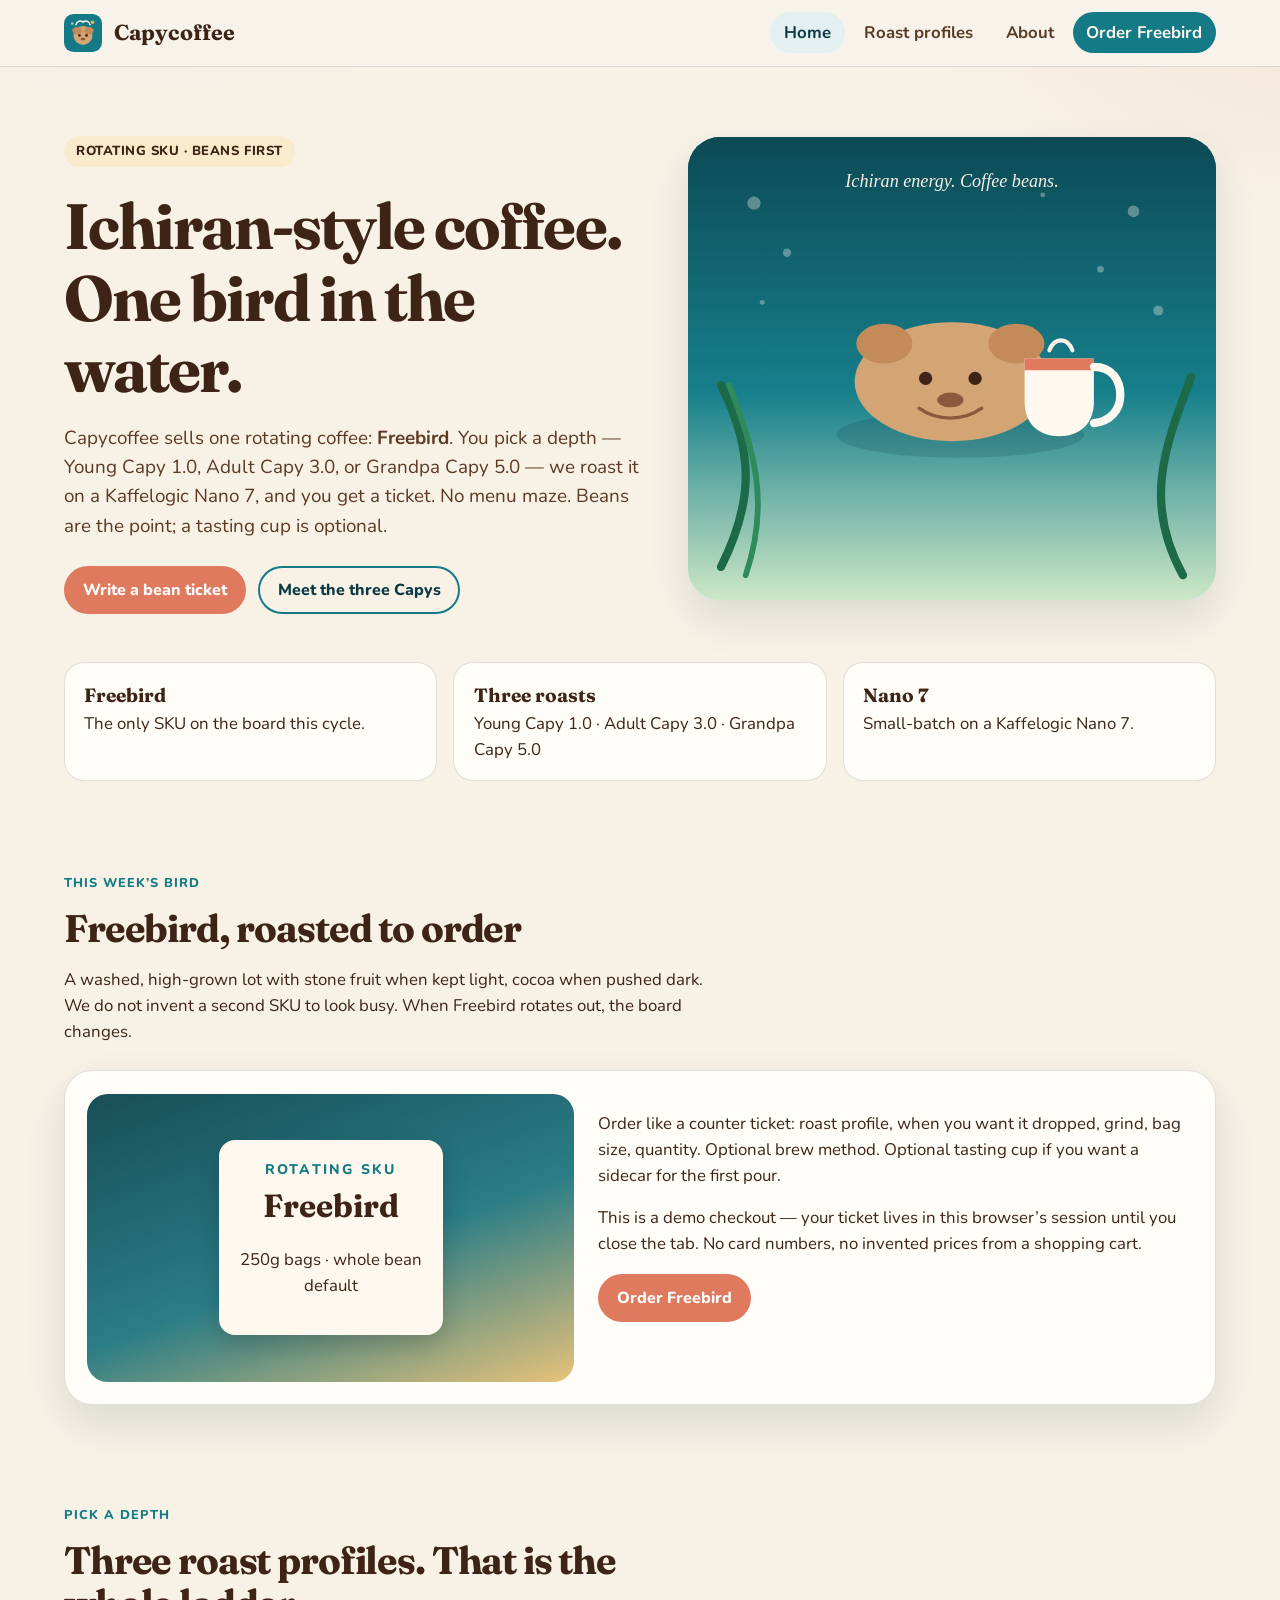
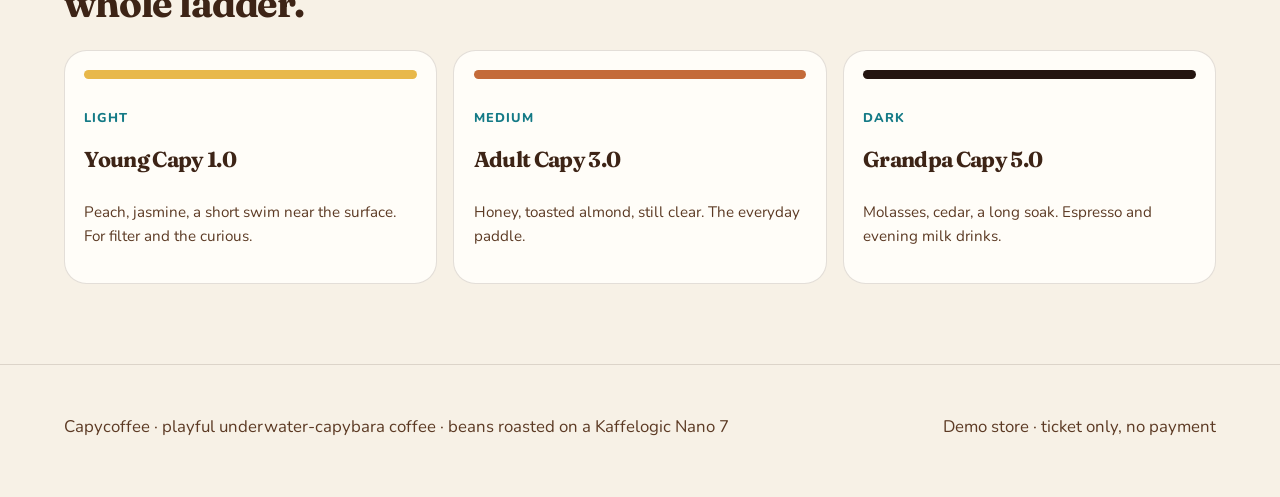
<file: index.html>
<!DOCTYPE html>
<html lang="en">
<head>
  <meta charset="utf-8">
  <meta name="viewport" content="width=device-width, initial-scale=1">
  <title>Capycoffee — Freebird beans, three roasts</title>
  <meta name="description" content="Capycoffee is Ichiran-style coffee. One rotating SKU, Freebird, roasted on a Kaffelogic Nano 7 in three profiles: Young Capy 1.0, Adult Capy 3.0, Grandpa Capy 5.0.">
  <link rel="icon" href="assets/favicon.svg" type="image/svg+xml">
  <link rel="preconnect" href="https://fonts.googleapis.com">
  <link rel="preconnect" href="https://fonts.gstatic.com" crossorigin>
  <link href="https://fonts.googleapis.com/css2?family=Fraunces:opsz,wght@9..144,500;9..144,700&family=Nunito:wght@400;700;800&display=swap" rel="stylesheet">
  <link rel="stylesheet" href="css/styles.css">
</head>
<body>
  <a class="skip" href="#main">Skip to content</a>
  <header class="site-header">
    <div class="wrap nav">
      <a class="brand" href="index.html">
        <img class="brand-mark" src="assets/favicon.svg" alt="">
        Capycoffee
      </a>
      <nav aria-label="Primary">
        <ul class="nav-links">
          <li><a href="index.html" aria-current="page">Home</a></li>
          <li><a href="roasts.html">Roast profiles</a></li>
          <li><a href="about.html">About</a></li>
          <li><a class="order-link" href="order.html">Order Freebird</a></li>
        </ul>
      </nav>
    </div>
  </header>
  <main id="main">
    <div class="wrap hero">
      <div>
        <p class="eyebrow">Rotating SKU · beans first</p>
        <h1>Ichiran-style coffee. One bird in the water.</h1>
        <p class="lede">Capycoffee sells one rotating coffee: <strong>Freebird</strong>. You pick a depth — Young Capy 1.0, Adult Capy 3.0, or Grandpa Capy 5.0 — we roast it on a Kaffelogic Nano 7, and you get a ticket. No menu maze. Beans are the point; a tasting cup is optional.</p>
        <div class="actions">
          <a class="btn btn-primary" href="order.html">Write a bean ticket</a>
          <a class="btn btn-ghost" href="roasts.html">Meet the three Capys</a>
        </div>
      </div>
      <div class="hero-art">
        <img src="assets/hero.svg" alt="Playful underwater capybara holding a coffee cup, with bubbles and seagrass.">
      </div>
    </div>
    <div class="wrap stats">
      <div class="stat"><b>Freebird</b>The only SKU on the board this cycle.</div>
      <div class="stat"><b>Three roasts</b>Young Capy 1.0 · Adult Capy 3.0 · Grandpa Capy 5.0</div>
      <div class="stat"><b>Nano 7</b>Small-batch on a Kaffelogic Nano 7.</div>
    </div>
    <section class="section wrap">
      <div class="section-head">
        <p class="kicker">This week’s bird</p>
        <h2>Freebird, roasted to order</h2>
        <p>A washed, high-grown lot with stone fruit when kept light, cocoa when pushed dark. We do not invent a second SKU to look busy. When Freebird rotates out, the board changes.</p>
      </div>
      <div class="sku-panel">
        <div class="sku-visual">
          <div class="bag-label">
            <small>Rotating SKU</small>
            <strong>Freebird</strong>
            <p>250g bags · whole bean default</p>
          </div>
        </div>
        <div>
          <p>Order like a counter ticket: roast profile, when you want it dropped, grind, bag size, quantity. Optional brew method. Optional tasting cup if you want a sidecar for the first pour.</p>
          <p>This is a demo checkout — your ticket lives in this browser’s session until you close the tab. No card numbers, no invented prices from a shopping cart.</p>
          <a class="btn btn-primary" href="order.html">Order Freebird</a>
        </div>
      </div>
    </section>
    <section class="section wrap">
      <div class="section-head">
        <p class="kicker">Pick a depth</p>
        <h2>Three roast profiles. That is the whole ladder.</h2>
      </div>
      <div class="roast-grid">
        <a class="roast-card young" href="roasts.html#young-capy">
          <span class="swatch"></span>
          <p class="kicker">Light</p>
          <h3>Young Capy 1.0</h3>
          <p class="meta">Peach, jasmine, a short swim near the surface. For filter and the curious.</p>
        </a>
        <a class="roast-card adult" href="roasts.html#adult-capy">
          <span class="swatch"></span>
          <p class="kicker">Medium</p>
          <h3>Adult Capy 3.0</h3>
          <p class="meta">Honey, toasted almond, still clear. The everyday paddle.</p>
        </a>
        <a class="roast-card grandpa" href="roasts.html#grandpa-capy">
          <span class="swatch"></span>
          <p class="kicker">Dark</p>
          <h3>Grandpa Capy 5.0</h3>
          <p class="meta">Molasses, cedar, a long soak. Espresso and evening milk drinks.</p>
        </a>
      </div>
    </section>
  </main>
  <footer class="site-footer">
    <div class="wrap">
      <p>Capycoffee · playful underwater-capybara coffee · beans roasted on a Kaffelogic Nano 7</p>
      <p>Demo store · ticket only, no payment</p>
    </div>
  </footer>
</body>
</html>
</file>
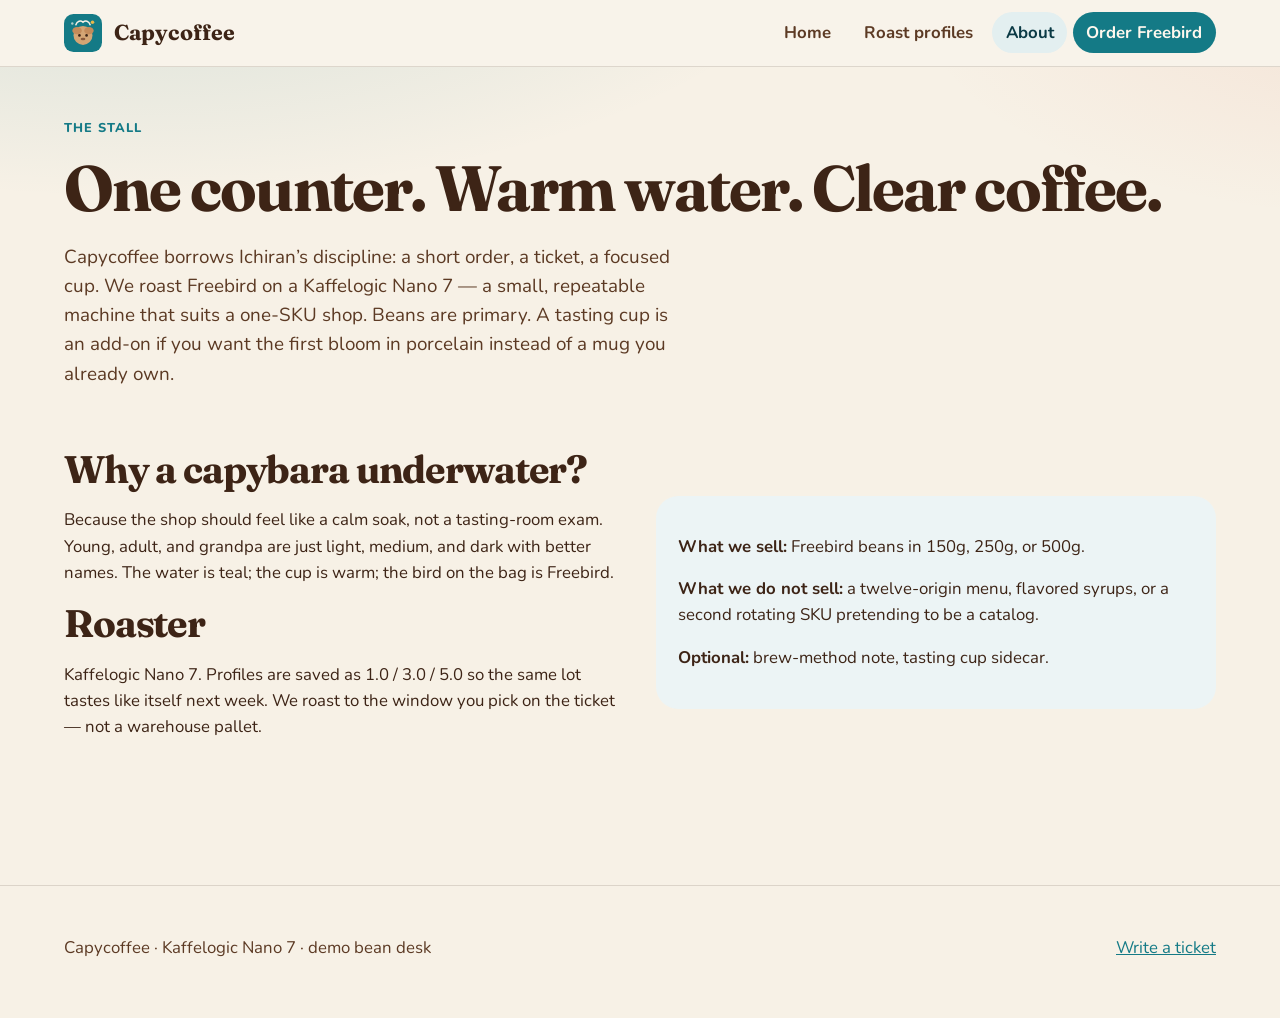
<file: about.html>
<!DOCTYPE html>
<html lang="en">
<head>
  <meta charset="utf-8">
  <meta name="viewport" content="width=device-width, initial-scale=1">
  <title>About Capycoffee</title>
  <meta name="description" content="Capycoffee is an Ichiran-style bean store: one SKU, a Kaffelogic Nano 7, and a playful underwater capybara.">
  <link rel="icon" href="assets/favicon.svg" type="image/svg+xml">
  <link rel="preconnect" href="https://fonts.googleapis.com">
  <link rel="preconnect" href="https://fonts.gstatic.com" crossorigin>
  <link href="https://fonts.googleapis.com/css2?family=Fraunces:opsz,wght@9..144,500;9..144,700&family=Nunito:wght@400;700;800&display=swap" rel="stylesheet">
  <link rel="stylesheet" href="css/styles.css">
</head>
<body>
  <a class="skip" href="#main">Skip to content</a>
  <header class="site-header">
    <div class="wrap nav">
      <a class="brand" href="index.html">
        <img class="brand-mark" src="assets/favicon.svg" alt="">
        Capycoffee
      </a>
      <nav aria-label="Primary">
        <ul class="nav-links">
          <li><a href="index.html">Home</a></li>
          <li><a href="roasts.html">Roast profiles</a></li>
          <li><a href="about.html" aria-current="page">About</a></li>
          <li><a class="order-link" href="order.html">Order Freebird</a></li>
        </ul>
      </nav>
    </div>
  </header>
  <main id="main" class="wrap section">
    <p class="kicker">The stall</p>
    <h1>One counter. Warm water. Clear coffee.</h1>
    <p class="lede">Capycoffee borrows Ichiran’s discipline: a short order, a ticket, a focused cup. We roast Freebird on a Kaffelogic Nano 7 — a small, repeatable machine that suits a one-SKU shop. Beans are primary. A tasting cup is an add-on if you want the first bloom in porcelain instead of a mug you already own.</p>
    <div class="split section">
      <div>
        <h2>Why a capybara underwater?</h2>
        <p>Because the shop should feel like a calm soak, not a tasting-room exam. Young, adult, and grandpa are just light, medium, and dark with better names. The water is teal; the cup is warm; the bird on the bag is Freebird.</p>
        <h2>Roaster</h2>
        <p>Kaffelogic Nano 7. Profiles are saved as 1.0 / 3.0 / 5.0 so the same lot tastes like itself next week. We roast to the window you pick on the ticket — not a warehouse pallet.</p>
      </div>
      <div class="note">
        <p><strong>What we sell:</strong> Freebird beans in 150g, 250g, or 500g.</p>
        <p><strong>What we do not sell:</strong> a twelve-origin menu, flavored syrups, or a second rotating SKU pretending to be a catalog.</p>
        <p><strong>Optional:</strong> brew-method note, tasting cup sidecar.</p>
      </div>
    </div>
  </main>
  <footer class="site-footer">
    <div class="wrap">
      <p>Capycoffee · Kaffelogic Nano 7 · demo bean desk</p>
      <p><a href="order.html">Write a ticket</a></p>
    </div>
  </footer>
</body>
</html>
</file>
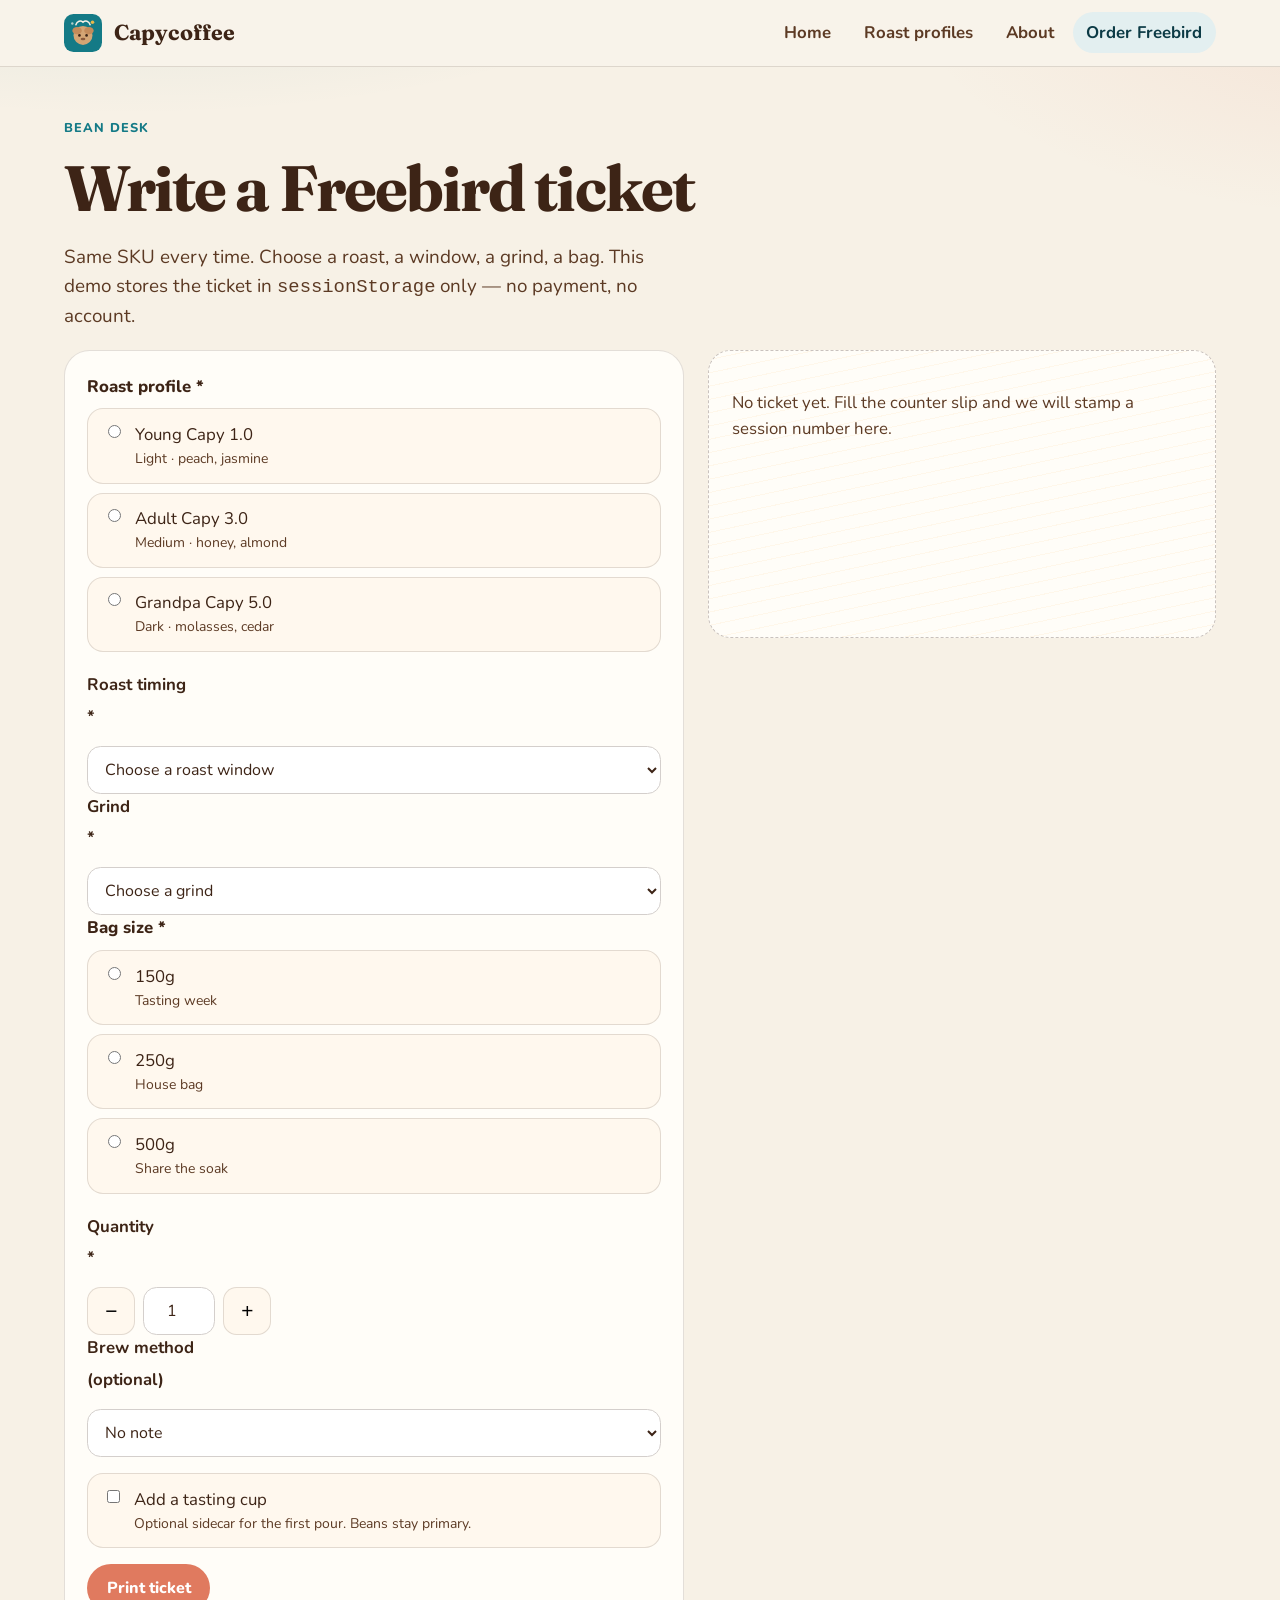
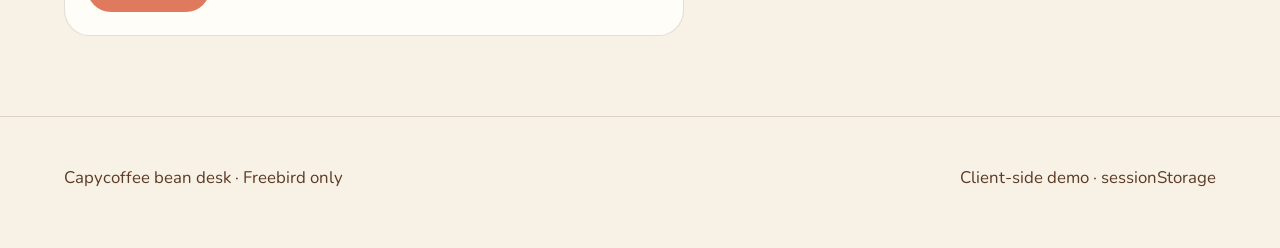
<file: order.html>
<!DOCTYPE html>
<html lang="en">
<head>
  <meta charset="utf-8">
  <meta name="viewport" content="width=device-width, initial-scale=1">
  <title>Order Freebird — Capycoffee</title>
  <meta name="description" content="Order Freebird beans: roast profile, roast timing, grind, bag size, quantity. Optional brew method and tasting cup.">
  <link rel="icon" href="assets/favicon.svg" type="image/svg+xml">
  <link rel="preconnect" href="https://fonts.googleapis.com">
  <link rel="preconnect" href="https://fonts.gstatic.com" crossorigin>
  <link href="https://fonts.googleapis.com/css2?family=Fraunces:opsz,wght@9..144,500;9..144,700&family=Nunito:wght@400;700;800&display=swap" rel="stylesheet">
  <link rel="stylesheet" href="css/styles.css">
</head>
<body>
  <a class="skip" href="#main">Skip to content</a>
  <header class="site-header">
    <div class="wrap nav">
      <a class="brand" href="index.html">
        <img class="brand-mark" src="assets/favicon.svg" alt="">
        Capycoffee
      </a>
      <nav aria-label="Primary">
        <ul class="nav-links">
          <li><a href="index.html">Home</a></li>
          <li><a href="roasts.html">Roast profiles</a></li>
          <li><a href="about.html">About</a></li>
          <li><a class="order-link" href="order.html" aria-current="page">Order Freebird</a></li>
        </ul>
      </nav>
    </div>
  </header>
  <main id="main" class="wrap section">
    <p class="kicker">Bean desk</p>
    <h1>Write a Freebird ticket</h1>
    <p class="lede">Same SKU every time. Choose a roast, a window, a grind, a bag. This demo stores the ticket in <code>sessionStorage</code> only — no payment, no account.</p>
    <div class="order-layout">
      <form id="order-form" action="#" method="post" novalidate>
        <fieldset>
          <legend>Roast profile <span aria-hidden="true">*</span></legend>
          <div class="choice-row">
            <label class="choice">
              <input type="radio" name="roast" value="Young Capy 1.0" required>
              <span>Young Capy 1.0 <small>Light · peach, jasmine</small></span>
            </label>
            <label class="choice">
              <input type="radio" name="roast" value="Adult Capy 3.0">
              <span>Adult Capy 3.0 <small>Medium · honey, almond</small></span>
            </label>
            <label class="choice">
              <input type="radio" name="roast" value="Grandpa Capy 5.0">
              <span>Grandpa Capy 5.0 <small>Dark · molasses, cedar</small></span>
            </label>
          </div>
        </fieldset>
        <label class="stack" for="timing">Roast timing <span aria-hidden="true">*</span></label>
        <select id="timing" name="timing" required>
          <option value="" disabled selected>Choose a roast window</option>
          <option value="Today 16:00 ICT">Today 16:00 ICT</option>
          <option value="Tomorrow morning">Tomorrow morning</option>
          <option value="This weekend">This weekend</option>
          <option value="Next weekday drop">Next weekday drop</option>
        </select>
        <p class="error-msg" id="timing-error">Pick a roast window.</p>
        <label class="stack" for="grind">Grind <span aria-hidden="true">*</span></label>
        <select id="grind" name="grind" required>
          <option value="" disabled selected>Choose a grind</option>
          <option value="Whole bean">Whole bean (recommended)</option>
          <option value="Espresso">Espresso</option>
          <option value="Pour-over / filter">Pour-over / filter</option>
          <option value="AeroPress">AeroPress</option>
          <option value="French press">French press</option>
        </select>
        <p class="error-msg">Pick a grind.</p>
        <fieldset>
          <legend>Bag size <span aria-hidden="true">*</span></legend>
          <div class="choice-row">
            <label class="choice"><input type="radio" name="size" value="150g" required> <span>150g <small>Tasting week</small></span></label>
            <label class="choice"><input type="radio" name="size" value="250g"> <span>250g <small>House bag</small></span></label>
            <label class="choice"><input type="radio" name="size" value="500g"> <span>500g <small>Share the soak</small></span></label>
          </div>
        </fieldset>
        <label class="stack" for="qty">Quantity <span aria-hidden="true">*</span></label>
        <div class="qty">
          <button type="button" data-qty="-1" aria-label="Decrease quantity">−</button>
          <input id="qty" name="qty" type="number" min="1" max="12" value="1" required inputmode="numeric">
          <button type="button" data-qty="1" aria-label="Increase quantity">+</button>
        </div>
        <label class="stack" for="brew">Brew method <span class="meta">(optional)</span></label>
        <select id="brew" name="brew">
          <option value="">No note</option>
          <option value="V60">V60</option>
          <option value="Batch brew">Batch brew</option>
          <option value="Espresso">Espresso</option>
          <option value="AeroPress">AeroPress</option>
          <option value="French press">French press</option>
          <option value="Milk drink">Milk drink</option>
        </select>
        <label class="choice" style="margin: 1rem 0;">
          <input type="checkbox" name="cup" value="Tasting cup">
          <span>Add a tasting cup <small>Optional sidecar for the first pour. Beans stay primary.</small></span>
        </label>
        <button class="btn btn-primary" type="submit">Print ticket</button>
      </form>
      <aside class="ticket" aria-live="polite" id="ticket">
        <p class="ticket-empty">No ticket yet. Fill the counter slip and we will stamp a session number here.</p>
      </aside>
    </div>
  </main>
  <footer class="site-footer">
    <div class="wrap">
      <p>Capycoffee bean desk · Freebird only</p>
      <p>Client-side demo · sessionStorage</p>
    </div>
  </footer>
  <script src="js/order.js"></script>
</body>
</html>
</file>
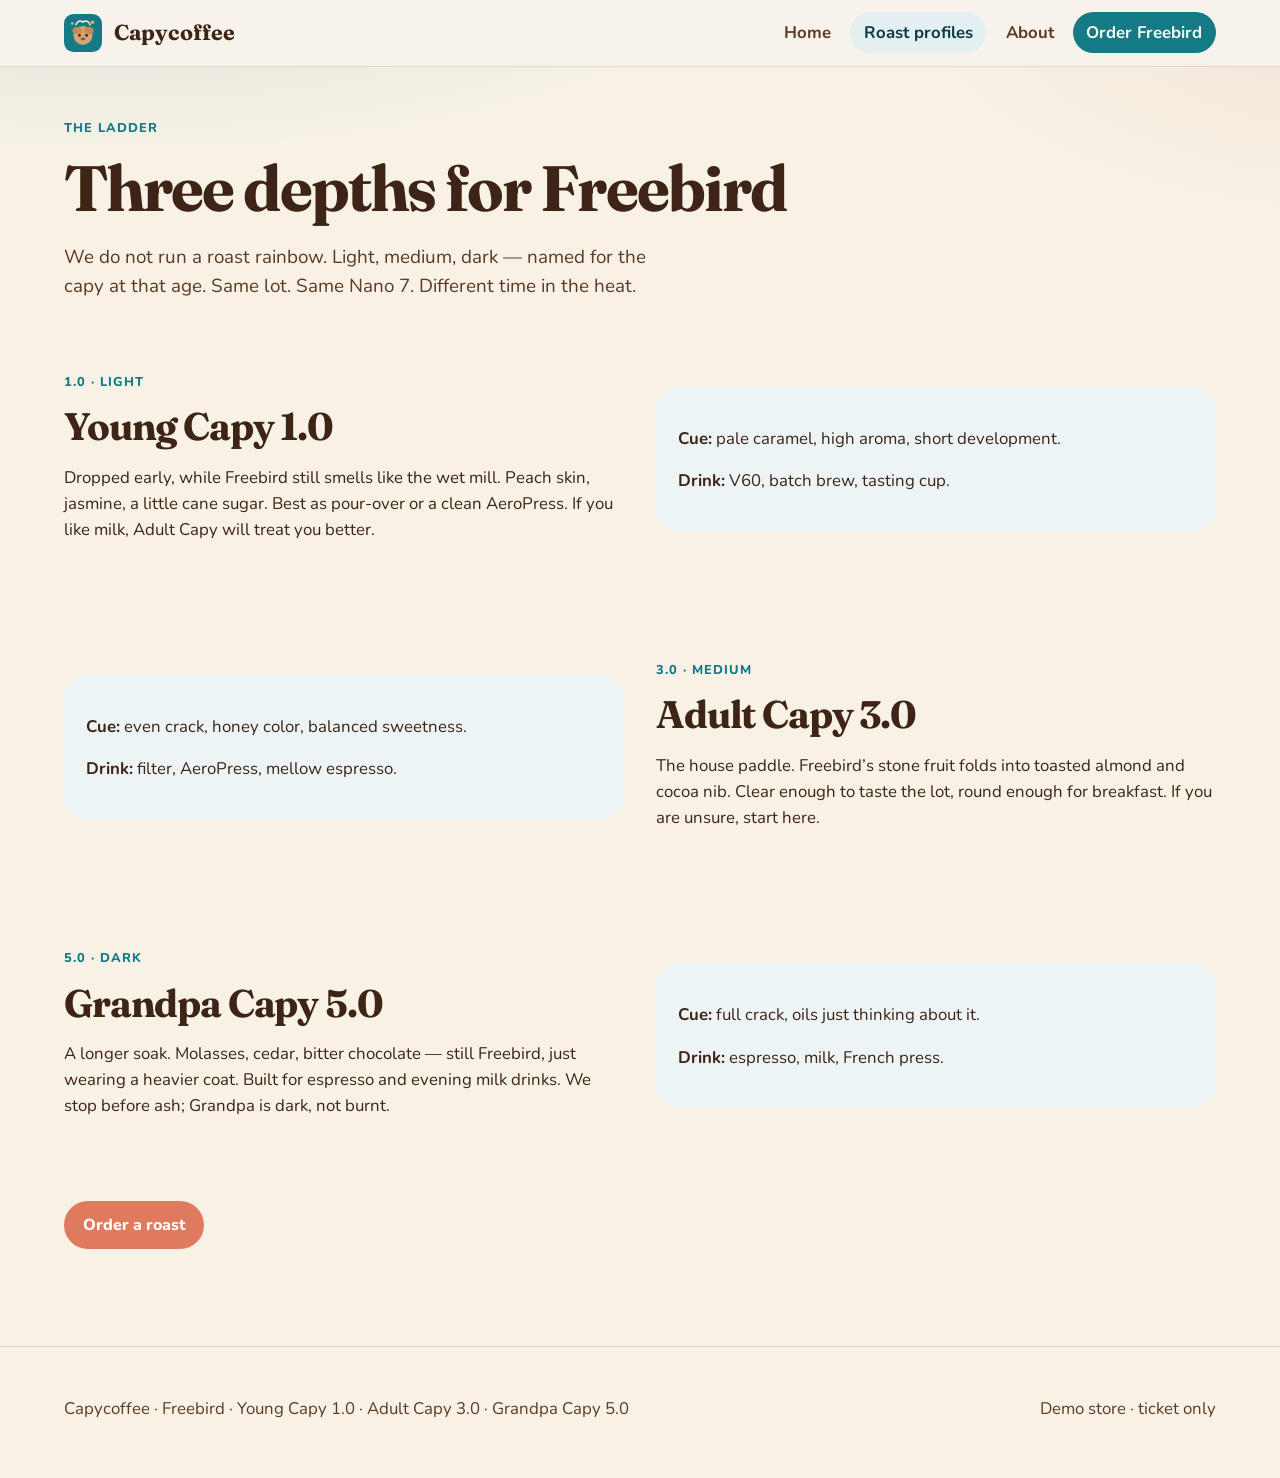
<file: roasts.html>
<!DOCTYPE html>
<html lang="en">
<head>
  <meta charset="utf-8">
  <meta name="viewport" content="width=device-width, initial-scale=1">
  <title>Roast profiles — Capycoffee</title>
  <meta name="description" content="Young Capy 1.0 light, Adult Capy 3.0 medium, Grandpa Capy 5.0 dark. Three roast profiles for Freebird.">
  <link rel="icon" href="assets/favicon.svg" type="image/svg+xml">
  <link rel="preconnect" href="https://fonts.googleapis.com">
  <link rel="preconnect" href="https://fonts.gstatic.com" crossorigin>
  <link href="https://fonts.googleapis.com/css2?family=Fraunces:opsz,wght@9..144,500;9..144,700&family=Nunito:wght@400;700;800&display=swap" rel="stylesheet">
  <link rel="stylesheet" href="css/styles.css">
</head>
<body>
  <a class="skip" href="#main">Skip to content</a>
  <header class="site-header">
    <div class="wrap nav">
      <a class="brand" href="index.html">
        <img class="brand-mark" src="assets/favicon.svg" alt="">
        Capycoffee
      </a>
      <nav aria-label="Primary">
        <ul class="nav-links">
          <li><a href="index.html">Home</a></li>
          <li><a href="roasts.html" aria-current="page">Roast profiles</a></li>
          <li><a href="about.html">About</a></li>
          <li><a class="order-link" href="order.html">Order Freebird</a></li>
        </ul>
      </nav>
    </div>
  </header>
  <main id="main" class="wrap section">
    <p class="kicker">The ladder</p>
    <h1>Three depths for Freebird</h1>
    <p class="lede">We do not run a roast rainbow. Light, medium, dark — named for the capy at that age. Same lot. Same Nano 7. Different time in the heat.</p>
    <article class="split section" id="young-capy">
      <div>
        <p class="kicker">1.0 · light</p>
        <h2>Young Capy 1.0</h2>
        <p>Dropped early, while Freebird still smells like the wet mill. Peach skin, jasmine, a little cane sugar. Best as pour-over or a clean AeroPress. If you like milk, Adult Capy will treat you better.</p>
      </div>
      <div class="note young">
        <p><strong>Cue:</strong> pale caramel, high aroma, short development.</p>
        <p><strong>Drink:</strong> V60, batch brew, tasting cup.</p>
      </div>
    </article>
    <article class="split section" id="adult-capy">
      <div class="note adult">
        <p><strong>Cue:</strong> even crack, honey color, balanced sweetness.</p>
        <p><strong>Drink:</strong> filter, AeroPress, mellow espresso.</p>
      </div>
      <div>
        <p class="kicker">3.0 · medium</p>
        <h2>Adult Capy 3.0</h2>
        <p>The house paddle. Freebird’s stone fruit folds into toasted almond and cocoa nib. Clear enough to taste the lot, round enough for breakfast. If you are unsure, start here.</p>
      </div>
    </article>
    <article class="split section" id="grandpa-capy">
      <div>
        <p class="kicker">5.0 · dark</p>
        <h2>Grandpa Capy 5.0</h2>
        <p>A longer soak. Molasses, cedar, bitter chocolate — still Freebird, just wearing a heavier coat. Built for espresso and evening milk drinks. We stop before ash; Grandpa is dark, not burnt.</p>
      </div>
      <div class="note grandpa">
        <p><strong>Cue:</strong> full crack, oils just thinking about it.</p>
        <p><strong>Drink:</strong> espresso, milk, French press.</p>
      </div>
    </article>
    <p><a class="btn btn-primary" href="order.html">Order a roast</a></p>
  </main>
  <footer class="site-footer">
    <div class="wrap">
      <p>Capycoffee · Freebird · Young Capy 1.0 · Adult Capy 3.0 · Grandpa Capy 5.0</p>
      <p>Demo store · ticket only</p>
    </div>
  </footer>
</body>
</html>
</file>
<file: css/styles.css>
:root {
  --water-deep: #0b3a45;
  --water: #147a86;
  --water-mid: #1f8f9c;
  --foam: #f7f1e6;
  --cream: #fff8ee;
  --paper: #fffdf8;
  --coffee: #3d2416;
  --coffee-soft: #5c3a24;
  --capy: #d4a574;
  --coral: #e07a5f;
  --honey: #e8b84a;
  --terra: #c46b3a;
  --espresso: #241510;
  --line: rgba(61, 36, 22, 0.14);
  --shadow: 0 18px 40px rgba(11, 58, 69, 0.12);
  --radius: 1.25rem;
  --font-display: "Fraunces", Georgia, serif;
  --font-body: "Nunito", "Segoe UI", sans-serif;
  --max: 72rem;
}

*,
*::before,
*::after { box-sizing: border-box; }

html { scroll-behavior: smooth; }

body {
  margin: 0;
  font-family: var(--font-body);
  font-size: 1.05rem;
  line-height: 1.55;
  color: var(--coffee);
  background:
    radial-gradient(1200px 500px at 10% -10%, rgba(20, 122, 134, 0.16), transparent 60%),
    radial-gradient(900px 400px at 110% 0%, rgba(224, 122, 95, 0.12), transparent 55%),
    var(--foam);
}

img, svg { max-width: 100%; display: block; }

a { color: var(--water); }

.skip {
  position: absolute;
  inset-inline-start: 1rem;
  top: -4rem;
  background: var(--coffee);
  color: var(--cream);
  padding: 0.6rem 1rem;
  border-radius: 999px;
  z-index: 20;
}
.skip:focus { top: 0.75rem; }

.wrap {
  width: min(100% - 2rem, var(--max));
  margin-inline: auto;
}

.site-header {
  position: sticky;
  top: 0;
  z-index: 10;
  backdrop-filter: blur(16px);
  background: color-mix(in srgb, var(--foam) 86%, white);
  border-bottom: 1px solid var(--line);
}

.nav {
  display: flex;
  align-items: center;
  justify-content: space-between;
  gap: 1rem;
  padding-block: 0.85rem;
}

.brand {
  display: flex;
  align-items: center;
  gap: 0.7rem;
  text-decoration: none;
  color: var(--coffee);
  font-family: var(--font-display);
  font-weight: 700;
  font-size: 1.35rem;
}

.brand-mark {
  width: 2.4rem;
  height: 2.4rem;
}

.nav-links {
  display: flex;
  gap: 0.35rem;
  align-items: center;
  list-style: none;
  margin: 0;
  padding: 0;
}

.nav-links a {
  text-decoration: none;
  color: var(--coffee-soft);
  font-weight: 700;
  padding: 0.55rem 0.85rem;
  border-radius: 999px;
}

.nav-links a[aria-current="page"],
.nav-links a:hover {
  background: color-mix(in srgb, var(--water) 12%, white);
  color: var(--water-deep);
}

.nav-links .order-link {
  background: var(--water);
  color: var(--cream);
}
.nav-links .order-link:hover {
  background: var(--water-deep);
  color: var(--cream);
}

.hero {
  display: grid;
  grid-template-columns: 1.05fr 0.95fr;
  gap: 2.5rem;
  align-items: center;
  padding-block: 3.5rem 2.5rem;
}

.eyebrow {
  display: inline-flex;
  align-items: center;
  gap: 0.45rem;
  background: color-mix(in srgb, var(--honey) 28%, white);
  color: var(--coffee);
  font-weight: 800;
  font-size: 0.82rem;
  letter-spacing: 0.04em;
  text-transform: uppercase;
  padding: 0.35rem 0.75rem;
  border-radius: 999px;
}

h1, h2, h3, .display {
  font-family: var(--font-display);
  letter-spacing: -0.03em;
  line-height: 1.12;
}

h1 { font-size: clamp(2.4rem, 5vw, 4.2rem); margin: 0.6rem 0 1rem; }
h2 { font-size: clamp(1.8rem, 3vw, 2.6rem); margin: 0 0 0.8rem; }
h3 { font-size: 1.35rem; margin: 0 0 0.4rem; }

.lede {
  font-size: 1.18rem;
  max-width: 38rem;
  color: var(--coffee-soft);
}

.actions {
  display: flex;
  flex-wrap: wrap;
  gap: 0.75rem;
  margin-top: 1.6rem;
}

.btn {
  appearance: none;
  border: 0;
  cursor: pointer;
  text-decoration: none;
  display: inline-flex;
  align-items: center;
  justify-content: center;
  min-height: 3rem;
  padding: 0.7rem 1.2rem;
  border-radius: 999px;
  font-weight: 800;
  font-family: inherit;
  font-size: 1rem;
}

.btn-primary { background: var(--coral); color: #fff; }
.btn-primary:hover { background: #c85d44; }
.btn-ghost {
  background: transparent;
  color: var(--water-deep);
  box-shadow: inset 0 0 0 2px var(--water);
}
.btn-ghost:hover { background: color-mix(in srgb, var(--water) 10%, white); }

.hero-art {
  background:
    linear-gradient(180deg, #0e5c68 0%, #147a86 42%, #c9e4c8 100%);
  border-radius: 2rem;
  min-height: 28rem;
  box-shadow: var(--shadow);
  overflow: hidden;
  position: relative;
}

.stats {
  display: grid;
  grid-template-columns: repeat(3, 1fr);
  gap: 1rem;
  padding-block: 0.5rem 2.5rem;
}

.stat {
  background: var(--paper);
  border: 1px solid var(--line);
  border-radius: var(--radius);
  padding: 1.1rem 1.2rem;
}
.stat b { display: block; font-family: var(--font-display); font-size: 1.2rem; }

.section { padding-block: 2.5rem 3rem; }
.section-head { max-width: 40rem; margin-bottom: 1.6rem; }

.sku-panel {
  display: grid;
  grid-template-columns: 0.9fr 1.1fr;
  gap: 1.5rem;
  background: var(--paper);
  border: 1px solid var(--line);
  border-radius: 1.75rem;
  padding: 1.4rem;
  box-shadow: var(--shadow);
}

.sku-visual {
  background: linear-gradient(160deg, #184e57, #2a7d86 55%, #e7c27a);
  border-radius: 1.3rem;
  min-height: 18rem;
  display: grid;
  place-items: center;
  color: var(--cream);
  text-align: center;
  padding: 1.5rem;
}

.bag-label {
  width: min(14rem, 80%);
  background: var(--cream);
  color: var(--coffee);
  border-radius: 1rem;
  padding: 1.2rem 1rem;
  box-shadow: 0 10px 24px rgba(0,0,0,.18);
}
.bag-label small { display: block; letter-spacing: 0.16em; text-transform: uppercase; font-weight: 800; color: var(--water); }
.bag-label strong { font-family: var(--font-display); font-size: 2rem; }

.roast-grid {
  display: grid;
  grid-template-columns: repeat(3, 1fr);
  gap: 1rem;
}

.roast-card {
  background: var(--paper);
  border: 1px solid var(--line);
  border-radius: 1.4rem;
  padding: 1.2rem;
  text-decoration: none;
  color: inherit;
  display: flex;
  flex-direction: column;
  gap: 0.45rem;
  min-height: 100%;
}
.roast-card:hover { transform: translateY(-3px); box-shadow: var(--shadow); }
.roast-card .swatch {
  height: 0.55rem;
  border-radius: 999px;
  margin-bottom: 0.6rem;
}
.young .swatch { background: var(--honey); }
.adult .swatch { background: var(--terra); }
.grandpa .swatch { background: var(--espresso); }
.roast-card .meta { color: var(--coffee-soft); font-size: 0.95rem; }
.kicker { font-weight: 800; font-size: 0.8rem; letter-spacing: 0.08em; text-transform: uppercase; color: var(--water); }

.split {
  display: grid;
  grid-template-columns: 1fr 1fr;
  gap: 2rem;
  align-items: center;
}

.note {
  background: color-mix(in srgb, var(--water) 8%, white);
  border-radius: 1.4rem;
  padding: 1.3rem 1.4rem;
}

.order-layout {
  display: grid;
  grid-template-columns: 1.1fr 0.9fr;
  gap: 1.5rem;
  align-items: start;
}

form {
  background: var(--paper);
  border: 1px solid var(--line);
  border-radius: 1.6rem;
  padding: 1.4rem;
}

fieldset {
  border: 0;
  margin: 0 0 1.25rem;
  padding: 0;
}
legend {
  font-weight: 800;
  margin-bottom: 0.55rem;
  padding: 0;
}

.choice-row {
  display: grid;
  gap: 0.55rem;
}

.choice {
  display: grid;
  grid-template-columns: auto 1fr;
  gap: 0.7rem;
  align-items: start;
  border: 1px solid var(--line);
  border-radius: 1rem;
  padding: 0.8rem 0.9rem;
  background: var(--cream);
  cursor: pointer;
}
.choice:has(:checked) {
  border-color: var(--water);
  box-shadow: inset 0 0 0 1px var(--water);
  background: color-mix(in srgb, var(--water) 8%, white);
}
.choice small { display: block; color: var(--coffee-soft); }

label.stack {
  display: grid;
  gap: 0.35rem;
  margin-bottom: 1rem;
  font-weight: 700;
}

input[type="text"],
input[type="number"],
select,
textarea {
  font: inherit;
  font-size: 1rem;
  min-height: 3rem;
  padding: 0.65rem 0.8rem;
  border-radius: 0.85rem;
  border: 1px solid color-mix(in srgb, var(--coffee) 22%, white);
  background: white;
  color: var(--coffee);
  width: 100%;
}

input:focus-visible,
select:focus-visible,
textarea:focus-visible,
.btn:focus-visible,
a:focus-visible {
  outline: 3px solid var(--honey);
  outline-offset: 2px;
}

select:user-invalid,
input:user-invalid {
  border-color: #b42318;
}

.error-msg { display: none; color: #b42318; font-size: 0.9rem; font-weight: 700; }
select:user-invalid + .error-msg,
input:user-invalid + .error-msg { display: block; }

.qty {
  display: flex;
  align-items: center;
  gap: 0.5rem;
}
.qty input { width: 4.5rem; text-align: center; }
.qty button {
  width: 3rem;
  height: 3rem;
  border-radius: 0.85rem;
  border: 1px solid var(--line);
  background: var(--cream);
  font-size: 1.3rem;
  cursor: pointer;
}

.ticket {
  background: repeating-linear-gradient(
    -12deg,
    #fffdf8,
    #fffdf8 12px,
    #fff7ea 12px,
    #fff7ea 13px
  );
  border-radius: 1.4rem;
  padding: 1.4rem;
  border: 1px dashed color-mix(in srgb, var(--coffee) 28%, white);
  min-height: 18rem;
}
.ticket h2 { font-size: 1.5rem; }
.ticket dl { display: grid; grid-template-columns: 8.5rem 1fr; gap: 0.35rem 0.8rem; }
.ticket dt { font-weight: 800; color: var(--water-deep); }
.ticket dd { margin: 0; }
.ticket-empty { color: var(--coffee-soft); }

.site-footer {
  margin-top: 2rem;
  padding: 2rem 0 2.5rem;
  border-top: 1px solid var(--line);
  color: var(--coffee-soft);
}
.site-footer .wrap { display: flex; justify-content: space-between; gap: 1rem; flex-wrap: wrap; }

.visually-hidden {
  position: absolute;
  clip-path: inset(50%);
  overflow: hidden;
  width: 1px;
  height: 1px;
  margin: -1px;
  padding: 0;
  border: 0;
  white-space: nowrap;
}

@media (max-width: 860px) {
  .hero, .sku-panel, .roast-grid, .split, .order-layout, .stats {
    grid-template-columns: 1fr;
  }
  .nav-links { flex-wrap: wrap; justify-content: flex-end; }
  .hero-art { min-height: 20rem; }
}

@media (prefers-reduced-motion: reduce) {
  html { scroll-behavior: auto; }
  .roast-card:hover { transform: none; }
}
</file>
